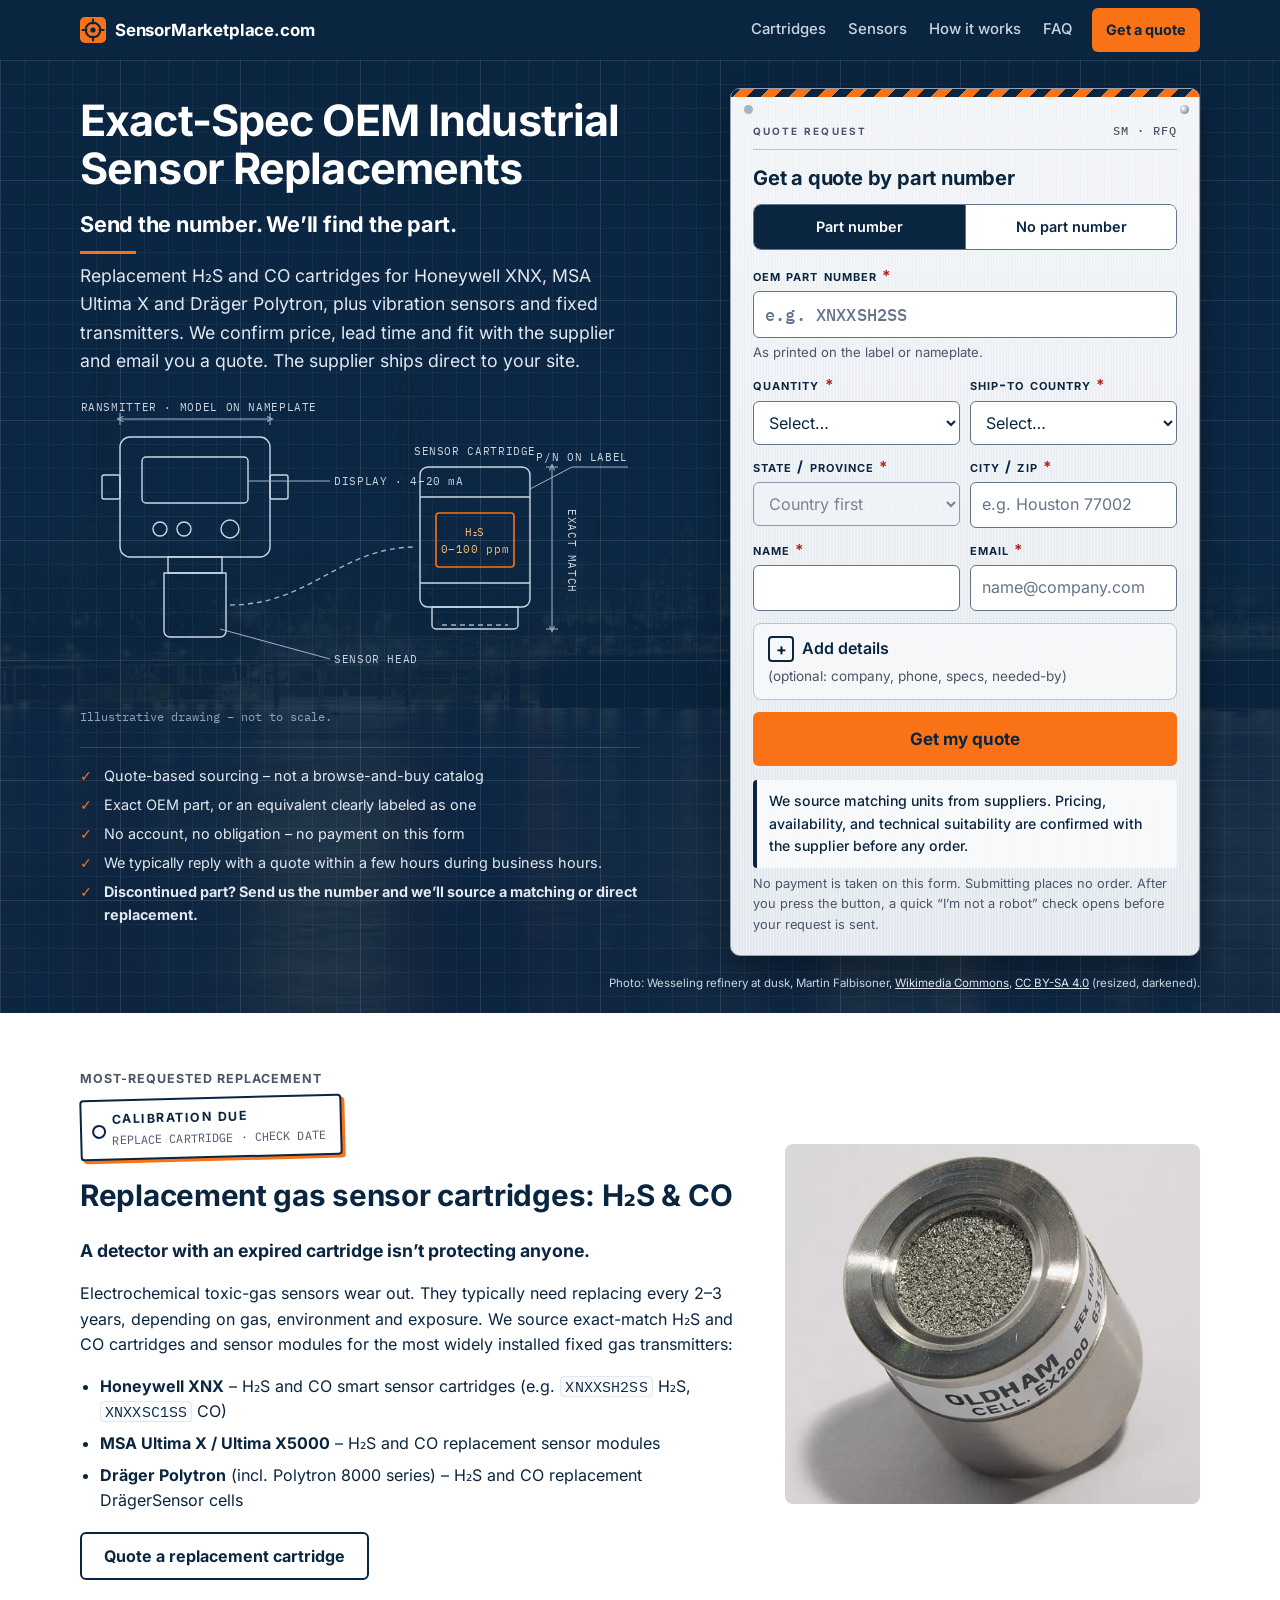
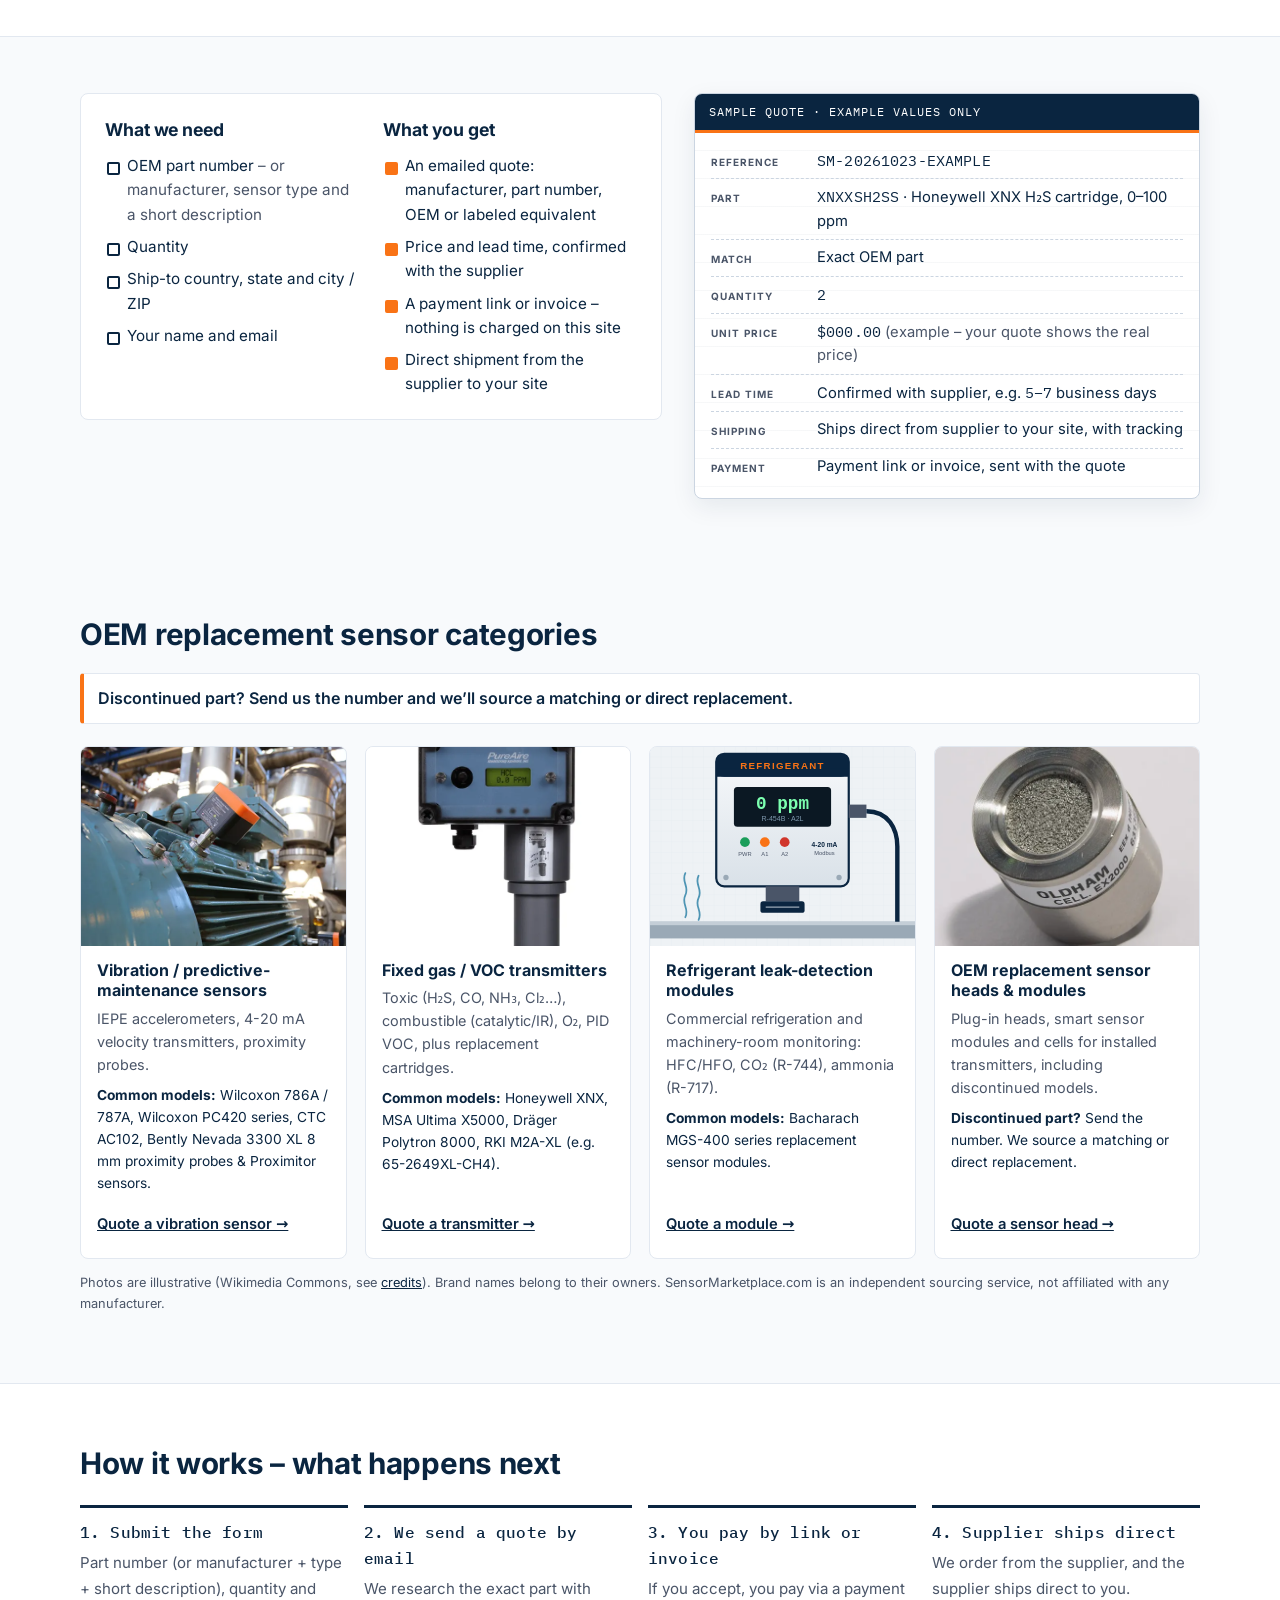
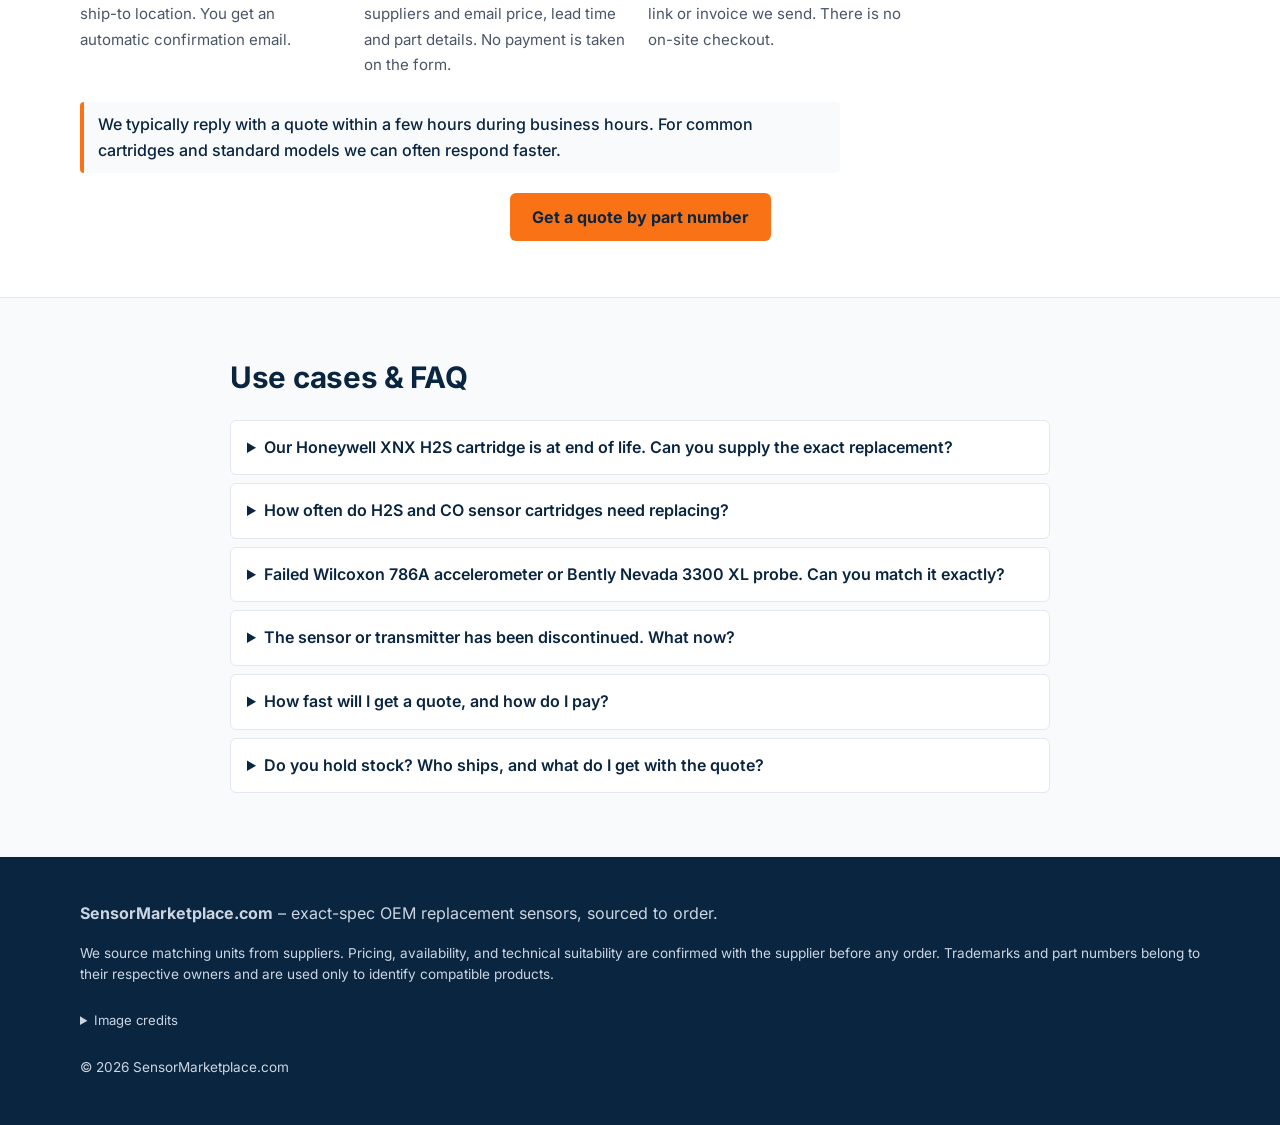
<file: index.html>
<!doctype html>
<html lang="en">
<head>
<meta charset="utf-8">
<meta name="viewport" content="width=device-width,initial-scale=1">
<title>Replacement Gas Sensor Cartridges &amp; OEM Industrial Sensors by Part Number | SensorMarketplace.com</title>
<meta name="description" content="Replacement H2S and CO gas sensor cartridges for Honeywell XNX, MSA Ultima X and Dräger Polytron, plus exact-spec OEM vibration sensors (Wilcoxon 786A, Bently Nevada 3300 XL), fixed gas transmitters and Bacharach MGS-400 modules. Send the part number for a supplier-confirmed quote, shipped direct.">
<meta name="keywords" content="replacement gas sensor cartridge, H2S sensor cartridge, CO sensor cartridge, Honeywell XNX sensor cartridge, XNXXSH2SS, MSA Ultima X sensor module, Dräger Polytron sensor, discontinued sensor replacement, Wilcoxon 786A, Bently Nevada 3300 XL, CTC AC102, Wilcoxon PC420, MSA Ultima X5000, Dräger Polytron 8000, RKI M2A-XL, Bacharach MGS-400 sensor module, OEM replacement sensor, sensor part number lookup, exact replacement sensor, vibration sensor replacement, 4-20 mA vibration transmitter, accelerometer replacement, fixed gas detector transmitter, H2S transmitter replacement, VOC PID transmitter, refrigerant leak detector module, replacement sensor head, gas sensor cartridge, Modbus gas transmitter, HART, ATEX, IECEx, Class I Div 1">
<link rel="canonical" href="https://exhalemarketing.github.io/sensormarketplace/">
<meta name="robots" content="index,follow">
<meta property="og:type" content="website">
<meta property="og:site_name" content="SensorMarketplace.com">
<meta property="og:title" content="Exact-Spec OEM Industrial Sensor Replacements | SensorMarketplace.com">
<meta property="og:description" content="Replacement H2S/CO cartridges for Honeywell XNX, MSA Ultima X, Dräger Polytron and exact-spec OEM industrial sensors. Send the part number, get a supplier-confirmed quote.">
<meta property="og:url" content="https://exhalemarketing.github.io/sensormarketplace/">
<meta property="og:image" content="https://exhalemarketing.github.io/sensormarketplace/img/og.jpg">
<meta name="twitter:card" content="summary_large_image">
<meta name="theme-color" content="#0A2540">
<link rel="icon" href="favicon.svg" type="image/svg+xml">
<link rel="preload" href="img/inter-var.woff2" as="font" type="font/woff2" crossorigin>
<link rel="stylesheet" href="style.css?v=202610231313">
<link rel="preload" as="image" href="img/hero-plant-dusk-800.webp" media="(max-width:800px)">
<link rel="preload" as="image" href="img/hero-plant-dusk-1600.webp" media="(min-width:801px)">
<script type="application/ld+json">{"@context": "https://schema.org", "@graph": [{"@type": "Organization", "@id": "https://exhalemarketing.github.io/sensormarketplace/#org", "name": "SensorMarketplace.com", "url": "https://exhalemarketing.github.io/sensormarketplace/", "logo": "https://exhalemarketing.github.io/sensormarketplace/favicon.svg", "description": "Replacement gas sensor cartridges and exact-spec OEM industrial sensors sourced to order from part numbers or specs for plants and facilities; supplier ships direct."}, {"@type": "WebSite", "name": "SensorMarketplace.com", "url": "https://exhalemarketing.github.io/sensormarketplace/"}, {"@type": "Service", "name": "OEM replacement sensor sourcing (part number lookup)", "serviceType": "Industrial sensor sourcing and drop-ship fulfillment", "provider": {"@id": "https://exhalemarketing.github.io/sensormarketplace/#org"}, "areaServed": "Worldwide", "url": "https://exhalemarketing.github.io/sensormarketplace/#quote", "description": "Send an OEM part number or exact specs; a matching unit is sourced from suppliers and shipped direct.", "hasOfferCatalog": {"@type": "OfferCatalog", "name": "Sensor categories", "itemListElement": [{"@type": "OfferCatalog", "name": "Replacement H2S and CO gas sensor cartridges (Honeywell XNX, MSA Ultima X, Dräger Polytron)"}, {"@type": "OfferCatalog", "name": "Vibration and predictive-maintenance sensors (Wilcoxon 786A, Wilcoxon PC420, CTC AC102, Bently Nevada 3300 XL)"}, {"@type": "OfferCatalog", "name": "Fixed gas and VOC transmitters (Honeywell XNX, MSA Ultima X5000, Dräger Polytron 8000, RKI M2A-XL)"}, {"@type": "OfferCatalog", "name": "Refrigerant leak-detection modules (Bacharach MGS-400 series)"}, {"@type": "OfferCatalog", "name": "OEM replacement sensor heads and modules, including discontinued parts"}]}}, {"@type": "FAQPage", "mainEntity": [{"@type": "Question", "name": "Our Honeywell XNX H2S cartridge is at end of life. Can you supply the exact replacement?", "acceptedAnswer": {"@type": "Answer", "text": "Yes. Send the cartridge part number from the label (for example XNXXSH2SS, the H2S cartridge for XNX) or the transmitter model, gas and range. We quote the exact Honeywell cartridge and confirm availability and lead time with the supplier first. The same applies to MSA Ultima X / X5000 sensor modules and Dräger Polytron sensors."}}, {"@type": "Question", "name": "How often do H2S and CO sensor cartridges need replacing?", "acceptedAnswer": {"@type": "Answer", "text": "Electrochemical H2S and CO sensors typically last about 2–3 years. Actual life depends on the gas, temperature, humidity and exposure, and on the manufacturer's stated life. A sensor that fails calibration or shows an end-of-life fault should be replaced with the part specified by the transmitter manufacturer."}}, {"@type": "Question", "name": "Failed Wilcoxon 786A accelerometer or Bently Nevada 3300 XL probe. Can you match it exactly?", "acceptedAnswer": {"@type": "Answer", "text": "Send the part number from the sensor or cable. Accelerometers are matched on sensitivity (e.g. 100 mV/g), frequency response, connector and mounting thread. Bently Nevada 3300 XL proximity systems are matched on probe, extension cable and Proximitor sensor so that total system length and calibration stay correct. Spec-equivalents (e.g. CTC AC102 for a general-purpose 100 mV/g accelerometer) are only offered when you ask, and they are labelled as equivalents."}}, {"@type": "Question", "name": "The sensor or transmitter has been discontinued. What now?", "acceptedAnswer": {"@type": "Answer", "text": "Discontinued part? Send us the number and we'll source a matching or direct replacement. We check for the manufacturer's successor part (for example a newer cartridge or sensor module), remaining stock, or a spec-equivalent, and state clearly which one is quoted."}}, {"@type": "Question", "name": "How fast will I get a quote, and how do I pay?", "acceptedAnswer": {"@type": "Answer", "text": "We typically reply with a quote within a few hours during business hours. For common cartridges and standard models we can often respond faster. The quote arrives by email. No payment is taken on the website: if you accept, you pay via a payment link or invoice we send, then we order from the supplier."}}, {"@type": "Question", "name": "Do you hold stock? Who ships, and what do I get with the quote?", "acceptedAnswer": {"@type": "Answer", "text": "No stock. Each request is sourced from authorized or specialist industrial suppliers. The quote states manufacturer, part number, whether it is OEM or a labeled equivalent, lead time and price. Pricing, availability and technical suitability are confirmed with the supplier before any order. After payment we order from the supplier, and the supplier ships direct to your delivery location."}}]}]}</script>
</head>
<body>
<a class="skip" href="#quote">Skip to quote form</a>
<header class="top">
  <div class="wrap bar">
    <a class="logo" href="#top" aria-label="SensorMarketplace.com home"><img src="favicon.svg" alt="" width="26" height="26"><span>SensorMarketplace.com</span></a>
    <nav aria-label="Main"><a href="#cartridges">Cartridges</a><a href="#categories">Sensors</a><a href="#process">How it works</a><a href="#faq">FAQ</a><a class="btn sm js-quote" href="#quote">Get a quote</a></nav>
  </div>
</header>

<main id="top">
<section class="hero">
  <div class="wrap hero-grid">
    <div class="hero-copy">
      <h1>Exact-Spec OEM Industrial Sensor Replacements</h1>
      <p class="voice">Send the number. We’ll find the part.</p>
      <p class="lead">Replacement H₂S and CO cartridges for Honeywell XNX, MSA Ultima X and Dräger Polytron, plus vibration sensors and fixed transmitters.<span class="lead-more"> We confirm price, lead time and fit with the supplier and email you a quote. The supplier ships direct to your site.</span></p>
      <figure class="bp-fig" aria-hidden="true">
      <svg class="bp" viewBox="0 0 560 300" width="560" height="300" role="presentation" focusable="false">
        <defs>
          <marker id="ar" viewBox="0 0 8 8" refX="4" refY="4" markerWidth="7" markerHeight="7" orient="auto-start-reverse"><path d="M0 1 L7 4 L0 7" fill="none" stroke="currentColor" stroke-width="1.2"/></marker>
        </defs>
        <g class="ln">
          <!-- fixed gas transmitter -->
          <rect x="40" y="40" width="150" height="120" rx="10"/>
          <rect x="62" y="60" width="106" height="46" rx="4"/>
          <circle cx="80" cy="132" r="7"/><circle cx="104" cy="132" r="7"/><circle cx="150" cy="132" r="9"/>
          <rect x="22" y="78" width="18" height="24" rx="2"/><rect x="190" y="78" width="18" height="24" rx="2"/>
          <rect x="88" y="160" width="54" height="16"/>
          <path d="M84 176 h62 v58 a6 6 0 0 1 -6 6 h-50 a6 6 0 0 1 -6 -6 z"/>
          <path d="M90 240 h50" class="dash"/>
          <!-- sensor cartridge, exploded -->
          <rect x="340" y="70" width="110" height="140" rx="8"/>
          <path d="M340 100 h110 M340 186 h110"/>
          <rect x="356" y="116" width="78" height="54" rx="3" class="acc"/>
          <path d="M352 210 h86 v18 a4 4 0 0 1 -4 4 h-78 a4 4 0 0 1 -4 -4 z"/>
          <path d="M362 228 h66" class="dash"/>
          <path d="M150 208 C 230 208, 260 150, 336 150" class="dash"/>
        </g>
        <g class="dim">
          <path d="M40 22 H190" marker-start="url(#ar)" marker-end="url(#ar)"/><path d="M40 16 v12 M190 16 v12"/>
          <path d="M472 70 V232" marker-start="url(#ar)" marker-end="url(#ar)"/><path d="M466 70 h12 M466 232 h12"/>
          <path d="M168 84 L250 84"/><path d="M140 232 L250 262"/><path d="M450 92 L492 70 H548"/>
        </g>
        <g class="tx">
          <text x="115" y="14" text-anchor="middle">TRANSMITTER · MODEL ON NAMEPLATE</text>
          <text x="254" y="88">DISPLAY · 4–20 mA</text>
          <text x="254" y="266">SENSOR HEAD</text>
          <text x="548" y="64" text-anchor="end">P/N ON LABEL</text>
          <text x="395" y="58" text-anchor="middle">SENSOR CARTRIDGE</text>
          <text x="395" y="139" text-anchor="middle" class="acc-t">H₂S</text>
            <text x="395" y="156" text-anchor="middle" class="acc-t">0–100 ppm</text>
          <text x="488" y="112" class="v" transform="rotate(90 488 112)">EXACT MATCH</text>
        </g>
      </svg>
      <figcaption>Illustrative drawing – not to scale.</figcaption>
      </figure>
      <ul class="trust" aria-label="How quoting works">
        <li>Quote-based sourcing – not a browse-and-buy catalog</li>
        <li>Exact OEM part, or an equivalent clearly labeled as one</li>
        <li>No account, no obligation – no payment on this form</li>
        <li>We typically reply with a quote within a few hours during business hours.</li>
        <li><b>Discontinued part? Send us the number and we’ll source a matching or direct replacement.</b></li>
      </ul>
    </div>

    <div class="qcard plate" id="quote" tabindex="-1">
      <div class="plate-head" aria-hidden="true"><span>Quote request</span><span class="mono">SM · RFQ</span></div>
      <form id="quoteForm" class="qf" action="#quote" data-endpoint="https://formsubmit.co/3a2795173671258cb2cb5c7063ffe1da" method="POST" novalidate aria-labelledby="qf-title">
        <h2 id="qf-title" class="qf-title">Get a quote by part number</h2>
        <input type="hidden" name="_subject" id="subj" value="New quote request – SensorMarketplace.com">
        <input type="hidden" name="_template" value="table">
        <input type="hidden" name="_autoresponse" value="Thank you. We received your request and will send a quote shortly.">
        <input type="hidden" name="_next" id="next" value="https://exhalemarketing.github.io/sensormarketplace/thanks.html">
        <input type="hidden" name="Request ID" id="reqId" value="">
        <input type="hidden" name="Submitted at (UTC)" id="reqTs" value="">
        <input type="hidden" name="Request mode" id="mode" value="Part number">
        <input type="hidden" name="Certifications" id="certs" value="">
        <input type="hidden" name="Site" value="SensorMarketplace.com – https://exhalemarketing.github.io/sensormarketplace/">
        <input type="text" name="_honey" class="hp" tabindex="-1" autocomplete="off" aria-hidden="true">

        <noscript><p class="errsum">This form needs JavaScript. Please enable it to request a quote.</p></noscript>
        <div id="formErr" class="errsum" role="alert" tabindex="-1" hidden></div>

        <div class="seg" role="group" aria-label="How will you identify the sensor?">
          <button type="button" class="seg-btn" id="modePn" aria-pressed="true">Part number</button>
          <button type="button" class="seg-btn" id="modeDesc" aria-pressed="false">No part number</button>
        </div>

        <div id="pnBox" class="field">
          <label for="pn">OEM part number <span class="req" aria-hidden="true">*</span></label>
          <input id="pn" name="OEM part number" maxlength="80" placeholder="e.g. XNXXSH2SS" autocomplete="off" autocapitalize="characters" spellcheck="false" aria-describedby="pn-hint pn-err">
          <p class="hint" id="pn-hint">As printed on the label or nameplate.</p><p class="ferr" id="pn-err" hidden></p>
        </div>

        <div id="descBox" hidden>
          <div class="row two">
            <div class="field"><label for="mfr">Manufacturer <span class="req" aria-hidden="true">*</span></label>
              <select id="mfr" name="Manufacturer" aria-describedby="mfr-err"><option value="">Select…</option><option>Honeywell (XNX, Sensepoint, BW, Series 3000)</option><option>MSA (Ultima, General Monitors)</option><option>Dräger (Polytron)</option><option>RKI Instruments</option><option>Industrial Scientific</option><option>Det-Tronics</option><option>Bacharach</option><option>Danfoss</option><option>Macurco</option><option>Wilcoxon (Amphenol)</option><option>Bently Nevada (Baker Hughes)</option><option>CTC (Connection Technology Center)</option><option>SKF</option><option>Emerson</option><option>Other</option></select><p class="ferr" id="mfr-err" hidden></p></div>
            <div class="field"><label for="stype">Sensor type <span class="req" aria-hidden="true">*</span></label>
              <select id="stype" name="Sensor type" aria-describedby="stype-err"><option value="">Select…</option><option>Replacement gas sensor cartridge</option><option>Vibration sensor / transmitter</option><option>Fixed gas transmitter</option><option>Fixed VOC / PID transmitter</option><option>Refrigerant leak-detection module</option><option>OEM replacement sensor head / module</option><option>Other</option></select><p class="ferr" id="stype-err" hidden></p></div>
          </div>
          <div class="field" id="mfrOtherWrap" hidden><label for="mfrOther">Manufacturer name <span class="req" aria-hidden="true">*</span></label>
            <input id="mfrOther" name="Manufacturer (other)" maxlength="80" autocomplete="off" aria-describedby="mfrOther-err"><p class="ferr" id="mfrOther-err" hidden></p></div>
          <div class="field"><label for="desc">Short description <span class="req" aria-hidden="true">*</span></label>
            <input id="desc" name="Short description" maxlength="140" placeholder="e.g. H2S cartridge for XNX, 0–100 ppm" aria-describedby="desc-err"><p class="ferr" id="desc-err" hidden></p></div>
        </div>

        <div class="row two keep2">
          <div class="field"><label for="qty">Quantity <span class="req" aria-hidden="true">*</span></label>
            <select id="qty" name="Quantity" aria-describedby="qty-err"><option value="">Select…</option><option>1</option><option>2</option><option>3</option><option>4</option><option>5</option><option>6–10</option><option>11–25</option><option>More than 25</option></select><p class="ferr" id="qty-err" hidden></p></div>
          <div class="field"><label for="country">Ship-to country <span class="req" aria-hidden="true">*</span></label>
            <select id="country" name="Ship-to country" autocomplete="country-name" aria-describedby="country-err"><option value="">Select…</option><option>United States</option><option>Canada</option><option>Mexico</option><option>Other</option></select><p class="ferr" id="country-err" hidden></p></div>
        </div>
        <div class="field" id="countryOtherWrap" hidden><label for="countryOther">Country name <span class="req" aria-hidden="true">*</span></label>
          <input id="countryOther" name="Ship-to country (other)" maxlength="60" autocomplete="country-name" aria-describedby="countryOther-err"><p class="ferr" id="countryOther-err" hidden></p></div>
        <div class="row two keep2">
          <div class="field"><label for="state">State / province <span class="req" aria-hidden="true">*</span></label>
            <select id="state" name="Ship-to state/province" autocomplete="address-level1" aria-describedby="state-err" disabled><option value="">Country first</option><optgroup label="United States" data-country="United States"><option>Alabama</option><option>Alaska</option><option>Arizona</option><option>Arkansas</option><option>California</option><option>Colorado</option><option>Connecticut</option><option>Delaware</option><option>District of Columbia</option><option>Florida</option><option>Georgia</option><option>Hawaii</option><option>Idaho</option><option>Illinois</option><option>Indiana</option><option>Iowa</option><option>Kansas</option><option>Kentucky</option><option>Louisiana</option><option>Maine</option><option>Maryland</option><option>Massachusetts</option><option>Michigan</option><option>Minnesota</option><option>Mississippi</option><option>Missouri</option><option>Montana</option><option>Nebraska</option><option>Nevada</option><option>New Hampshire</option><option>New Jersey</option><option>New Mexico</option><option>New York</option><option>North Carolina</option><option>North Dakota</option><option>Ohio</option><option>Oklahoma</option><option>Oregon</option><option>Pennsylvania</option><option>Rhode Island</option><option>South Carolina</option><option>South Dakota</option><option>Tennessee</option><option>Texas</option><option>Utah</option><option>Vermont</option><option>Virginia</option><option>Washington</option><option>West Virginia</option><option>Wisconsin</option><option>Wyoming</option><option>Puerto Rico</option></optgroup><optgroup label="Canada" data-country="Canada"><option>Alberta</option><option>British Columbia</option><option>Manitoba</option><option>New Brunswick</option><option>Newfoundland and Labrador</option><option>Northwest Territories</option><option>Nova Scotia</option><option>Nunavut</option><option>Ontario</option><option>Prince Edward Island</option><option>Quebec</option><option>Saskatchewan</option><option>Yukon</option></optgroup><optgroup label="Mexico" data-country="Mexico"><option>Aguascalientes</option><option>Baja California</option><option>Baja California Sur</option><option>Campeche</option><option>Chiapas</option><option>Chihuahua</option><option>Ciudad de México</option><option>Coahuila</option><option>Colima</option><option>Durango</option><option>Estado de México</option><option>Guanajuato</option><option>Guerrero</option><option>Hidalgo</option><option>Jalisco</option><option>Michoacán</option><option>Morelos</option><option>Nayarit</option><option>Nuevo León</option><option>Oaxaca</option><option>Puebla</option><option>Querétaro</option><option>Quintana Roo</option><option>San Luis Potosí</option><option>Sinaloa</option><option>Sonora</option><option>Tabasco</option><option>Tamaulipas</option><option>Tlaxcala</option><option>Veracruz</option><option>Yucatán</option><option>Zacatecas</option></optgroup><option value="N/A (outside US/CA/MX)" data-other="1" hidden>Not applicable</option></select><p class="ferr" id="state-err" hidden></p></div>
          <div class="field"><label for="city">City / ZIP <span class="req" aria-hidden="true">*</span></label>
            <input id="city" name="Ship-to city / ZIP" maxlength="80" autocomplete="postal-code" placeholder="e.g. Houston 77002" aria-describedby="city-err"><p class="ferr" id="city-err" hidden></p></div>
        </div>
        <div class="row two keep2">
          <div class="field"><label for="cname">Name <span class="req" aria-hidden="true">*</span></label><input id="cname" name="Contact name" maxlength="80" autocomplete="name" aria-describedby="cname-err"><p class="ferr" id="cname-err" hidden></p></div>
          <div class="field"><label for="email">Email <span class="req" aria-hidden="true">*</span></label>
            <input id="email" name="email" type="email" maxlength="120" autocomplete="email" inputmode="email" placeholder="name@company.com" aria-describedby="email-err"><p class="ferr" id="email-err" hidden></p></div>
        </div>

        <details id="more" class="more">
          <summary>Add details <span class="opt">(optional: company, phone, specs, needed-by)</span></summary>
          <div class="more-body">
            <div class="row two keep2">
              <div class="field"><label for="company">Company</label><input id="company" name="Company" maxlength="100" autocomplete="organization"></div>
              <div class="field"><label for="phone">Phone</label><input id="phone" name="Phone" type="tel" maxlength="40" autocomplete="tel" inputmode="tel"></div>
            </div>
            <div class="row two">
              <div class="field"><label for="range">Gas / range</label>
                <input id="range" name="Measurement range" maxlength="80" placeholder="e.g. H2S 0–100 ppm"></div>
              <div class="field"><label for="out">Output</label>
                <select id="out" name="Output type"><option value="">Same as existing unit</option><option>4-20 mA (2-wire loop)</option><option>4-20 mA + HART</option><option>Modbus RTU (RS-485)</option><option>Modbus TCP / Ethernet</option><option>0-10 V / 1-5 V</option><option>Relay / dry contact</option><option>IEPE / ICP (mV/g)</option><option>BACnet</option><option>Wireless</option></select></div>
            </div>
            <fieldset class="chips">
              <legend>Certifications required <span class="opt">(select any)</span></legend>
              <label class="chip"><input type="checkbox" value="Class I Div 1"><span>Class I Div 1</span></label><label class="chip"><input type="checkbox" value="Class I Div 2"><span>Class I Div 2</span></label><label class="chip"><input type="checkbox" value="ATEX"><span>ATEX</span></label><label class="chip"><input type="checkbox" value="IECEx"><span>IECEx</span></label><label class="chip"><input type="checkbox" value="SIL 2/3"><span>SIL 2/3</span></label><label class="chip"><input type="checkbox" value="FM"><span>FM</span></label><label class="chip"><input type="checkbox" value="UL 2075"><span>UL 2075</span></label>
            </fieldset>
            <div class="field"><label for="needby">Needed by</label>
              <select id="needby" name="Needed by"><option value="">No specific date</option><option>ASAP / line down</option><option>Within 1 week</option><option>Within 2–4 weeks</option><option>Within 1–3 months</option><option>Budgetary quote only</option></select></div>
            <div class="field"><label for="notes">Notes</label>
              <textarea id="notes" name="Notes" rows="3" maxlength="2000" placeholder="More part numbers, serial, cable length…"></textarea></div>
          </div>
        </details>

        <button class="btn big" type="submit" id="submitBtn">Get my quote</button>
        <p class="disclaimer" role="note">We source matching units from suppliers. Pricing, availability, and technical suitability are confirmed with the supplier before any order.</p>
        <p class="fine">No payment is taken on this form. Submitting places no order. After you press the button, a quick “I’m not a robot” check opens before your request is sent.</p>
      </form>

    </div>
  </div>
  <p class="wrap photo-credit">Photo: Wesseling refinery at dusk, Martin Falbisoner, <a href="https://commons.wikimedia.org/wiki/File:Wesseling_Refinery_at_Dusk,_March_2018.jpg" rel="nofollow">Wikimedia Commons</a>, <a href="https://creativecommons.org/licenses/by-sa/4.0/" rel="nofollow">CC BY-SA 4.0</a> (resized, darkened).</p>
</section>

<section id="cartridges" class="sec feature">
  <div class="wrap feat-grid">
    <div>
      <p class="eyebrow">Most-requested replacement</p>
      <div class="caltag" aria-hidden="true"><span class="caltag-h">Calibration due</span><span class="mono">REPLACE CARTRIDGE · CHECK DATE</span></div>
      <h2>Replacement gas sensor cartridges: H₂S &amp; CO</h2>
      <p class="voice-dark">A detector with an expired cartridge isn’t protecting anyone.</p>
      <p>Electrochemical toxic-gas sensors wear out. They typically need replacing every 2–3 years, depending on gas, environment and exposure. We source exact-match H₂S and CO cartridges and sensor modules for the most widely installed fixed gas transmitters:</p>
      <ul class="models">
        <li><b>Honeywell XNX</b> – H₂S and CO smart sensor cartridges (e.g. <span class="pn">XNXXSH2SS</span> H₂S, <span class="pn">XNXXSC1SS</span> CO)</li>
        <li><b>MSA Ultima X / Ultima X5000</b> – H₂S and CO replacement sensor modules</li>
        <li><b>Dräger Polytron</b> (incl. Polytron 8000 series) – H₂S and CO replacement DrägerSensor cells</li>
      </ul>
      <a class="btn ghost js-quote" href="#quote" data-type="Replacement gas sensor cartridge">Quote a replacement cartridge</a>
    </div>
    <img src="img/oem-replacement-sensor-head.webp" width="540" height="720" loading="lazy" decoding="async" alt="Replacement electrochemical gas sensor cell">
  </div>
</section>

<section id="need" class="sec need">
  <div class="wrap need-grid">
    <div class="need-box">
      <div class="need-col">
        <h2 class="h3">What we need</h2>
        <ul class="ticks">
          <li>OEM part number <span class="muted">– or manufacturer, sensor type and a short description</span></li>
          <li>Quantity</li>
          <li>Ship-to country, state and city / ZIP</li>
          <li>Your name and email</li>
        </ul>
      </div>
      <div class="need-col">
        <h2 class="h3">What you get</h2>
        <ul class="ticks">
          <li>An emailed quote: manufacturer, part number, OEM or labeled equivalent</li>
          <li>Price and lead time, confirmed with the supplier</li>
          <li>A payment link or invoice – nothing is charged on this site</li>
          <li>Direct shipment from the supplier to your site</li>
        </ul>
      </div>
    </div>
    <figure class="sample" aria-labelledby="sample-cap">
      <div class="sample-flag">Sample quote · example values only</div>
      <figcaption id="sample-cap" class="visually-hidden">Sample quote layout with example values only, not an offer</figcaption>
      <dl class="sample-dl">
        <div><dt>Reference</dt><dd class="mono">SM-20261023-EXAMPLE</dd></div>
        <div><dt>Part</dt><dd><span class="mono">XNXXSH2SS</span> · Honeywell XNX H₂S cartridge, 0–100 ppm</dd></div>
        <div><dt>Match</dt><dd>Exact OEM part</dd></div>
        <div><dt>Quantity</dt><dd class="mono">2</dd></div>
        <div><dt>Unit price</dt><dd><span class="mono">$000.00</span> <span class="muted">(example – your quote shows the real price)</span></dd></div>
        <div><dt>Lead time</dt><dd>Confirmed with supplier, e.g. <span class="mono">5–7</span> business days</dd></div>
        <div><dt>Shipping</dt><dd>Ships direct from supplier to your site, with tracking</dd></div>
        <div><dt>Payment</dt><dd>Payment link or invoice, sent with the quote</dd></div>
      </dl>
    </figure>
  </div>
</section>

<section id="categories" class="sec">
  <div class="wrap">
    <h2>OEM replacement sensor categories</h2>
    <p class="disc-banner">Discontinued part? Send us the number and we’ll source a matching or direct replacement.</p>
    <div class="cards">
      <article class="card">
        <img src="img/vibration-sensor-motor.webp" width="600" height="600" loading="lazy" decoding="async" alt="Vibration sensor mounted on an industrial motor">
        <div class="cb"><h3>Vibration / predictive-maintenance sensors</h3><p>IEPE accelerometers, 4-20 mA velocity transmitters, proximity probes.</p><p class="ex"><b>Common models:</b> Wilcoxon 786A / 787A, Wilcoxon PC420 series, CTC AC102, Bently Nevada 3300 XL 8 mm proximity probes &amp; Proximitor sensors.</p><a class="cardlink js-quote" href="#quote" data-type="Vibration sensor / transmitter">Quote a vibration sensor →</a></div>
      </article>
      <article class="card">
        <img src="img/fixed-gas-transmitter.webp" width="653" height="720" loading="lazy" decoding="async" alt="Fixed gas monitor with digital display">
        <div class="cb"><h3>Fixed gas / VOC transmitters</h3><p>Toxic (H₂S, CO, NH₃, Cl₂…), combustible (catalytic/IR), O₂, PID VOC, plus replacement cartridges.</p><p class="ex"><b>Common models:</b> Honeywell XNX, MSA Ultima X5000, Dräger Polytron 8000, RKI M2A-XL (e.g. 65-2649XL-CH4).</p><a class="cardlink js-quote" href="#quote" data-type="Fixed gas transmitter">Quote a transmitter →</a></div>
      </article>
      <article class="card">
        <img src="img/refrigerant-leak-module.svg" width="600" height="600" loading="lazy" decoding="async" alt="Illustration of a refrigerant leak-detection module">
        <div class="cb"><h3>Refrigerant leak-detection modules</h3><p>Commercial refrigeration and machinery-room monitoring: HFC/HFO, CO₂ (R-744), ammonia (R-717).</p><p class="ex"><b>Common models:</b> Bacharach MGS-400 series replacement sensor modules.</p><a class="cardlink js-quote" href="#quote" data-type="Refrigerant leak-detection module">Quote a module →</a></div>
      </article>
      <article class="card">
        <img src="img/oem-replacement-sensor-head.webp" width="540" height="720" loading="lazy" decoding="async" alt="Replacement electrochemical gas sensor cell">
        <div class="cb"><h3>OEM replacement sensor heads &amp; modules</h3><p>Plug-in heads, smart sensor modules and cells for installed transmitters, including discontinued models.</p><p class="ex"><b>Discontinued part?</b> Send the number. We source a matching or direct replacement.</p><a class="cardlink js-quote" href="#quote" data-type="OEM replacement sensor head / module">Quote a sensor head →</a></div>
      </article>
    </div>
    <p class="credit">Photos are illustrative (Wikimedia Commons, see <a href="#credits">credits</a>). Brand names belong to their owners. SensorMarketplace.com is an independent sourcing service, not affiliated with any manufacturer.</p>
  </div>
</section>

<section id="process" class="sec alt">
  <div class="wrap">
    <h2>How it works – what happens next</h2>
    <ol class="steps">
      <li><b>1. Submit the form</b><span>Part number (or manufacturer + type + short description), quantity and ship-to location. You get an automatic confirmation email.</span></li>
      <li><b>2. We send a quote by email</b><span>We research the exact part with suppliers and email price, lead time and part details. No payment is taken on the form.</span></li>
      <li><b>3. You pay by link or invoice</b><span>If you accept, you pay via a payment link or invoice we send. There is no on-site checkout.</span></li>
      <li><b>4. Supplier ships direct</b><span>We order from the supplier, and the supplier ships direct to you.</span></li>
    </ol>
    <p class="resp">We typically reply with a quote within a few hours during business hours. For common cartridges and standard models we can often respond faster.</p>
    <p class="center"><a class="btn js-quote" href="#quote">Get a quote by part number</a></p>
  </div>
</section>

<section id="faq" class="sec">
  <div class="wrap narrow">
    <h2>Use cases &amp; FAQ</h2>
    <div class="faq">
      <details><summary>Our Honeywell XNX H2S cartridge is at end of life. Can you supply the exact replacement?</summary><p>Yes. Send the cartridge part number from the label (for example XNXXSH2SS, the H2S cartridge for XNX) or the transmitter model, gas and range. We quote the exact Honeywell cartridge and confirm availability and lead time with the supplier first. The same applies to MSA Ultima X / X5000 sensor modules and Dräger Polytron sensors.</p></details>
      <details><summary>How often do H2S and CO sensor cartridges need replacing?</summary><p>Electrochemical H2S and CO sensors typically last about 2–3 years. Actual life depends on the gas, temperature, humidity and exposure, and on the manufacturer&#x27;s stated life. A sensor that fails calibration or shows an end-of-life fault should be replaced with the part specified by the transmitter manufacturer.</p></details>
      <details><summary>Failed Wilcoxon 786A accelerometer or Bently Nevada 3300 XL probe. Can you match it exactly?</summary><p>Send the part number from the sensor or cable. Accelerometers are matched on sensitivity (e.g. 100 mV/g), frequency response, connector and mounting thread. Bently Nevada 3300 XL proximity systems are matched on probe, extension cable and Proximitor sensor so that total system length and calibration stay correct. Spec-equivalents (e.g. CTC AC102 for a general-purpose 100 mV/g accelerometer) are only offered when you ask, and they are labelled as equivalents.</p></details>
      <details><summary>The sensor or transmitter has been discontinued. What now?</summary><p>Discontinued part? Send us the number and we&#x27;ll source a matching or direct replacement. We check for the manufacturer&#x27;s successor part (for example a newer cartridge or sensor module), remaining stock, or a spec-equivalent, and state clearly which one is quoted.</p></details>
      <details><summary>How fast will I get a quote, and how do I pay?</summary><p>We typically reply with a quote within a few hours during business hours. For common cartridges and standard models we can often respond faster. The quote arrives by email. No payment is taken on the website: if you accept, you pay via a payment link or invoice we send, then we order from the supplier.</p></details>
      <details><summary>Do you hold stock? Who ships, and what do I get with the quote?</summary><p>No stock. Each request is sourced from authorized or specialist industrial suppliers. The quote states manufacturer, part number, whether it is OEM or a labeled equivalent, lead time and price. Pricing, availability and technical suitability are confirmed with the supplier before any order. After payment we order from the supplier, and the supplier ships direct to your delivery location.</p></details>
    </div>
  </div>
</section>
</main>

<footer class="foot">
  <div class="wrap">
    <p><b>SensorMarketplace.com</b> – exact-spec OEM replacement sensors, sourced to order. </p>
    <p class="small">We source matching units from suppliers. Pricing, availability, and technical suitability are confirmed with the supplier before any order. Trademarks and part numbers belong to their respective owners and are used only to identify compatible products.</p>
    <details id="credits" class="credits"><summary>Image credits</summary>
      <ul>
        <li>Vibration sensor on motor: “Wi-care sensor on reciprocating motor”, Cedric Leturcq, <a href="https://commons.wikimedia.org/wiki/File:Wi-care_sensor_on_reciprocating_motor.png" rel="nofollow">Wikimedia Commons</a>, <a href="https://creativecommons.org/licenses/by-sa/4.0/" rel="nofollow">CC BY-SA 4.0</a> (resized).</li>
        <li>Fixed gas monitor: “Gas Detector- Fixed Gas Monitor”, Snwboarder45, <a href="https://commons.wikimedia.org/wiki/File:Gas_Detector-_Fixed_Gas_Monitor.jpg" rel="nofollow">Wikimedia Commons</a>, <a href="https://creativecommons.org/licenses/by-sa/4.0/" rel="nofollow">CC BY-SA 4.0</a> (resized).</li>
        <li>Gas sensor cell: “Gas-Sensor”, Drahkrub, <a href="https://commons.wikimedia.org/wiki/File:Gas-Sensor.jpg" rel="nofollow">Wikimedia Commons</a>, <a href="https://creativecommons.org/licenses/by-sa/3.0/" rel="nofollow">CC BY-SA 3.0</a> (resized).</li>
        <li>Hero photo: “Wesseling Refinery at Dusk, March 2018”, Martin Falbisoner, <a href="https://commons.wikimedia.org/wiki/File:Wesseling_Refinery_at_Dusk,_March_2018.jpg" rel="nofollow">Wikimedia Commons</a>, <a href="https://creativecommons.org/licenses/by-sa/4.0/" rel="nofollow">CC BY-SA 4.0</a> (resized, darkened with overlay).</li>
        <li>Refrigerant module illustration, blueprint drawing and logo: original artwork.</li>
      </ul>
    </details>
    <p class="small">© <span id="yr">2026</span> SensorMarketplace.com</p>
  </div>
</footer>
<a class="sticky-cta js-quote" href="#quote" id="stickyCta" hidden>Get a quote by part number</a>
<script src="main.js?v=202610231313" defer></script>
</body>
</html>
</file>
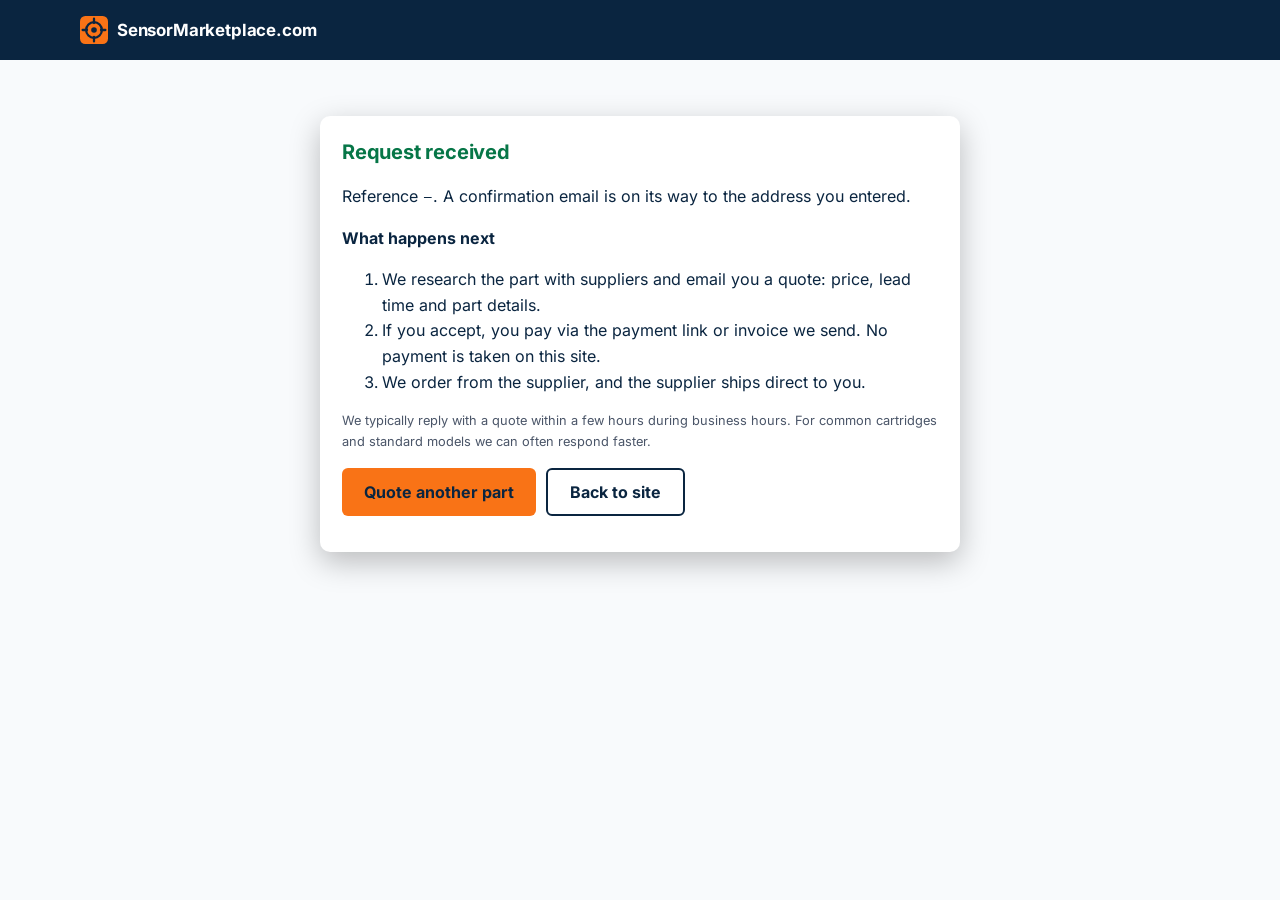
<file: thanks.html>
<!doctype html><html lang="en"><head><meta charset="utf-8"><meta name="viewport" content="width=device-width,initial-scale=1">
<title>Request received | SensorMarketplace.com</title><meta name="robots" content="noindex"><link rel="icon" href="favicon.svg"><link rel="stylesheet" href="https://fonts.googleapis.com/css2?family=Inter:wght@400;600;700&display=swap"><link rel="stylesheet" href="style.css?v=202610231313"></head>
<body><header class="top"><div class="wrap bar"><a class="logo" href="./"><img src="favicon.svg" alt="" width="28" height="28"><span>SensorMarketplace.com</span></a></div></header>
<main class="sec"><div class="wrap"><div class="qcard thanks-page" id="thanks" tabindex="-1">        <h2 class="qf-title">Request received</h2>
        <p>Reference <b id="thanksId">–</b>. A confirmation email is on its way to the address you entered.</p>
        <h3 class="h4">What happens next</h3>
        <ol class="next">
          <li>We research the part with suppliers and email you a quote: price, lead time and part details.</li>
          <li>If you accept, you pay via the payment link or invoice we send. No payment is taken on this site.</li>
          <li>We order from the supplier, and the supplier ships direct to you.</li>
        </ol>
        <p class="fine">We typically reply with a quote within a few hours during business hours. For common cartridges and standard models we can often respond faster.</p><p class="btnrow"><a class="btn" href="./#quote">Quote another part</a> <a class="btn ghost" href="./">Back to site</a></p></div><script>(function(){var r=new URLSearchParams(location.search).get("ref");if(r&&/^SM-[0-9A-Z-]{6,40}$/.test(r))document.getElementById("thanksId").textContent=r;document.getElementById("thanks").focus();})();</script></div></main></body></html>
</file>
<file: style.css>
@font-face{font-family:Inter;font-style:normal;font-weight:400 700;font-display:swap;src:url(img/inter-var.woff2) format("woff2")}
@font-face{font-family:"IBM Plex Mono";font-style:normal;font-weight:400;font-display:swap;src:url(img/plexmono-400.woff2) format("woff2")}
@font-face{font-family:"IBM Plex Mono";font-style:normal;font-weight:500 700;font-display:swap;src:url(img/plexmono-500.woff2) format("woff2")}
:root{--navy:#0A2540;--gray:#4A5568;--orange:#F97316;--bg:#F8FAFC;--line:#E2E8F0;--field:#64748B;--ink:#0A2540;--err:#B42318;--ok:#067647}
*{box-sizing:border-box}html{scroll-behavior:smooth;scroll-padding-top:72px}
@media (prefers-reduced-motion:reduce){html{scroll-behavior:auto}}
body{margin:0;font:16px/1.6 Inter,system-ui,-apple-system,"Segoe UI",Roboto,Arial,sans-serif;color:var(--ink);background:var(--bg);-webkit-font-smoothing:antialiased}
img{max-width:100%;height:auto;display:block}a{color:var(--navy)}
.wrap{max-width:1160px;margin:0 auto;padding:0 20px}.narrow{max-width:860px}
.skip{position:absolute;left:-999px}.skip:focus{left:10px;top:10px;background:#fff;padding:8px;z-index:20}
/* Focus: navy ring on light surfaces, orange ring on navy surfaces (both >=3:1) */
:focus-visible{outline:3px solid var(--navy);outline-offset:2px}
.top :focus-visible,.hero-copy :focus-visible,.foot :focus-visible,.sticky-cta:focus-visible{outline-color:var(--orange)}
.top{position:sticky;top:0;z-index:10;background:var(--navy);color:#fff}
.bar{display:flex;align-items:center;justify-content:space-between;gap:12px;min-height:60px}
.logo{display:flex;align-items:center;gap:9px;color:#fff;text-decoration:none;font-weight:700;font-size:1.05rem;letter-spacing:-.01em;min-height:44px}
nav{display:flex;align-items:center;gap:6px}nav a{color:#CBD5E1;text-decoration:none;font-size:.93rem;font-weight:500;padding:11px 8px}nav a:hover{color:#fff}
/* CTA: navy text on #F97316 = 5.54:1 (AA). White on orange (2.8:1) is never used. */
.btn{display:inline-flex;align-items:center;justify-content:center;min-height:48px;background:var(--orange);color:var(--navy)!important;text-decoration:none;border:0;border-radius:6px;padding:12px 22px;cursor:pointer;font:inherit;font-weight:700;line-height:1.25}
.btn:hover{background:#FB8A3C}.btn:disabled{opacity:.7;cursor:progress}
nav .btn.sm{min-height:44px;padding:8px 14px;font-size:.9rem;color:var(--navy)!important;margin-left:6px}
.btn.big{width:100%;min-height:54px;font-size:1.06rem}
.btn.ghost{background:transparent;border:2px solid var(--navy);color:var(--navy)!important}.btn.ghost:hover{background:var(--navy);color:#fff!important}
/* HERO */
.hero{background:var(--navy);color:#fff;padding:40px 0 48px}
.hero-grid{display:grid;grid-template-columns:1fr 470px;gap:48px;align-items:start}
h1{font-size:clamp(1.8rem,3.6vw,2.7rem);line-height:1.12;letter-spacing:-.02em;margin:8px 0 14px;font-weight:700}
.lead{font-size:1.1rem;color:#E2E8F0;max-width:560px;margin:0 0 22px}
.facts{list-style:none;padding:0;margin:0 0 22px;display:grid;gap:8px;color:#CBD5E1;font-size:.95rem;max-width:560px}
.facts li{padding-left:16px;position:relative}.facts li:before{content:"";position:absolute;left:0;top:.6em;width:7px;height:7px;background:var(--orange);border-radius:2px}
.facts b{color:#fff;font-weight:600;margin-right:4px}
.trust{list-style:none;padding:16px 0 0;margin:0;border-top:1px solid rgba(255,255,255,.15);display:grid;gap:6px;color:#E2E8F0;font-size:.9rem;max-width:560px}
.trust li{padding-left:24px;position:relative}.trust li:before{content:"✓";position:absolute;left:0;color:var(--orange);font-weight:700}
/* QUOTE CARD */
.qcard{background:#fff;color:var(--ink);border-radius:10px;padding:24px;box-shadow:0 10px 30px rgba(0,0,0,.25);scroll-margin-top:76px}
.qcard:focus{outline:none}
.qf-title{font-size:1.25rem;margin:0 0 16px;letter-spacing:-.01em}
.field{margin-bottom:14px}
label,.chips legend{display:block;font-weight:600;font-size:.92rem;margin-bottom:5px}
input,select,textarea{width:100%;min-height:46px;padding:10px 12px;border:1px solid var(--field);border-radius:6px;font:inherit;font-weight:400;background:#fff;color:var(--ink)}
input::placeholder,textarea::placeholder{color:#64748B;opacity:1}
#pn{font-family:ui-monospace,SFMono-Regular,Menlo,Consolas,monospace;font-size:1.05rem;letter-spacing:.02em}
input:focus,select:focus,textarea:focus{outline:2px solid var(--navy);outline-offset:0;border-color:var(--navy)}
[aria-invalid=true]{border-color:var(--err)!important;outline:2px solid var(--err)}
.row{display:grid;gap:12px}.row.two{grid-template-columns:1fr 1fr}.row.pnq{grid-template-columns:1fr 92px}
.hint{margin:4px 0 0;font-size:.82rem;color:var(--gray)}
.ferr{margin:5px 0 0;font-size:.85rem;color:var(--err);font-weight:600}
.ferr:before{content:"! ";font-weight:700}
.req{color:var(--err)}
.ctx{margin:-6px 0 12px;font-size:.85rem;color:var(--navy);background:var(--bg);border-left:3px solid var(--orange);padding:6px 10px}
.linkbtn{background:none;border:0;padding:10px 0;min-height:44px;font:inherit;font-size:.9rem;font-weight:600;color:var(--navy);text-decoration:underline;text-underline-offset:3px;cursor:pointer;text-align:left}
.more{border:1px solid var(--line);border-radius:8px;margin:4px 0 16px;background:var(--bg)}
.more summary{cursor:pointer;font-weight:600;padding:12px 14px;min-height:48px;display:flex;flex-wrap:wrap;gap:4px 8px;align-items:center;list-style:none}
.more summary::-webkit-details-marker{display:none}
.more summary:before{content:"+";display:inline-grid;place-items:center;width:22px;height:22px;border:2px solid var(--navy);border-radius:4px;font-weight:700;line-height:1}
.more[open] summary:before{content:"–"}
.opt{font-weight:400;color:var(--gray);font-size:.85rem}
.more-body{padding:4px 14px 6px}
.chips{border:0;padding:0;margin:0 0 14px;display:flex;flex-wrap:wrap;gap:8px}.chips legend{margin-bottom:8px;width:100%}
.chip{position:relative;margin:0;font-weight:500}
.chip input{position:absolute;opacity:0;width:1px;height:1px;min-height:0}
.chip span{display:inline-flex;align-items:center;min-height:44px;padding:8px 14px;border:1px solid var(--field);border-radius:999px;background:#fff;font-size:.9rem;cursor:pointer;user-select:none}
.chip input:checked+span{background:var(--navy);color:#fff;border-color:var(--navy)}
.chip input:checked+span:before{content:"✓ "}
.chip input:focus-visible+span{outline:3px solid var(--navy);outline-offset:2px}
.disclaimer{margin:14px 0 6px;font-size:.88rem;color:var(--navy);background:var(--bg);border-left:4px solid var(--navy);padding:10px 12px;border-radius:4px;font-weight:500}
.fine{font-size:.8rem;color:var(--gray);margin:6px 0 0}
.hp{position:absolute;left:-5000px;width:1px;height:1px;opacity:0}
.errsum{background:#FEF3F2;border:1px solid #FECDCA;color:var(--err);padding:10px 14px;border-radius:6px;margin-bottom:14px;font-size:.9rem}
.errsum p{margin:0}.errsum ul{margin:6px 0 0;padding-left:18px}.errsum a{color:var(--err)}
.thanks .next{padding-left:20px;margin:6px 0 12px}.thanks .next li{margin-bottom:6px}
.thanks .qf-title{color:var(--ok)}.thanks:focus{outline:none}.h4{font-size:1rem;margin:14px 0 4px}
/* SECTIONS */
.sec{padding:56px 0}.sec.alt{background:#fff;border-top:1px solid var(--line);border-bottom:1px solid var(--line)}
h2{font-size:clamp(1.4rem,2.6vw,1.85rem);letter-spacing:-.01em;margin:0 0 18px;font-weight:700}
.feature{background:#fff;border-bottom:1px solid var(--line)}
.feat-grid{display:grid;grid-template-columns:1.6fr 1fr;gap:40px;align-items:center}.feat-grid img{border-radius:8px;max-height:360px;object-fit:cover;width:100%}
.eyebrow{text-transform:uppercase;letter-spacing:.08em;font-size:.78rem;font-weight:700;color:var(--gray);margin:0 0 6px}
.models{padding-left:20px;margin:0 0 18px}.models li{margin-bottom:6px}
.pn{font-family:ui-monospace,SFMono-Regular,Menlo,Consolas,monospace;font-size:.92em;background:var(--bg);border:1px solid var(--line);border-radius:4px;padding:0 4px}
.disc-banner{background:#fff;border:1px solid var(--line);border-left:4px solid var(--orange);padding:12px 14px;border-radius:4px;font-weight:600;margin:-4px 0 22px}
.cards{display:grid;grid-template-columns:repeat(4,1fr);gap:18px}
.card{background:#fff;border:1px solid var(--line);border-radius:8px;overflow:hidden;display:flex;flex-direction:column}
.card img{aspect-ratio:4/3;object-fit:cover;width:100%;background:#EEF2F6}
.cb{padding:14px 16px 12px;display:flex;flex-direction:column;flex:1}.cb h3{font-size:1rem;margin:0 0 6px;line-height:1.3}.cb p{margin:0 0 8px;color:var(--gray);font-size:.9rem}.cb .ex{color:var(--navy);font-size:.86rem}
.cardlink{margin-top:auto;font-weight:600;font-size:.92rem;padding:10px 0;min-height:44px;display:flex;align-items:center}
.credit{font-size:.8rem;color:var(--gray);margin-top:14px}
.steps{list-style:none;padding:0;margin:0 0 24px;display:grid;grid-template-columns:repeat(4,1fr);gap:16px}
.steps li{border-top:3px solid var(--navy);padding-top:12px}.steps b{display:block;margin-bottom:4px}.steps span{color:var(--gray);font-size:.94rem}
.center{text-align:center;margin:0}
.faq details{background:#fff;border:1px solid var(--line);border-radius:6px;margin-bottom:8px;padding:0 16px}
.faq summary{cursor:pointer;font-weight:600;padding:14px 0;min-height:48px}.faq details p{margin:0 0 14px;color:var(--gray)}
.small{font-size:.85rem;color:var(--gray)}
.foot{background:var(--navy);color:#CBD5E1;padding:28px 0 32px}.foot .small{color:#CBD5E1}.foot a{color:#fff}
.credits{font-size:.82rem;margin:8px 0}.credits summary{cursor:pointer;padding:10px 0;min-height:44px}
/* Sticky mobile CTA */
.sticky-cta{display:none}
@media (max-width:960px){.cards{grid-template-columns:1fr 1fr}.steps{grid-template-columns:1fr 1fr}.hero-grid{grid-template-columns:1fr;gap:24px}.qcard{max-width:600px}.feat-grid{grid-template-columns:1fr}.feat-grid img{max-height:240px}}
@media (max-width:640px){
  nav a:not(.btn){display:none}
  .hero{padding:22px 0 32px}h1{font-size:1.7rem;margin:0}.lead{font-size:1rem;margin:0 0 4px}
  .hero-grid{display:flex;flex-direction:column;gap:14px}.hero-copy{display:contents}
  h1{order:1}.lead{order:2}.qcard{order:3;margin:0 -8px;padding:18px 16px}.trust{order:4}.facts{order:5;margin:8px 0 0}
  .cards,.steps,.row.two{grid-template-columns:1fr}.sec{padding:40px 0}.logo span{font-size:.95rem}
  .sticky-cta{display:flex;position:fixed;left:12px;right:12px;bottom:12px;z-index:9;min-height:52px;align-items:center;justify-content:center;background:var(--orange);color:var(--navy);font-weight:700;text-decoration:none;border-radius:8px;box-shadow:0 6px 20px rgba(10,37,64,.35);transform:translateY(140%);transition:transform .2s}
  .sticky-cta.show{transform:none}
  .foot{padding-bottom:84px}
}
@media (max-width:640px) and (prefers-reduced-motion:reduce){.sticky-cta{transition:none}}
.linkbtn.inline{display:inline-block;padding:12px 4px;margin:-12px 0;min-height:44px;font-size:inherit;vertical-align:baseline}
select:disabled{background:#F1F5F9;color:var(--gray);cursor:not-allowed}
.row.two>.field{min-width:0}
/* compact card so the full required set + submit fits a 1280x800 laptop */
@media (min-width:961px){.hero{padding:28px 0 40px}.qcard{padding:20px 22px}.qcard .field{margin-bottom:10px}.qcard .qf-title{margin-bottom:10px}.qcard input,.qcard select{min-height:44px;padding:9px 11px}.qcard label{margin-bottom:3px}.qcard .row{gap:10px}.qcard .more{margin:2px 0 12px}}
@media (max-width:640px){.qcard .row.two.keep2{grid-template-columns:1fr 1fr;gap:10px}}
.seg{display:grid;grid-template-columns:1fr 1fr;gap:0;border:1px solid var(--field);border-radius:8px;overflow:hidden;margin:0 0 14px}
.seg-btn{min-height:44px;border:0;background:#fff;font:inherit;font-weight:600;font-size:.9rem;color:var(--navy);cursor:pointer;padding:8px 10px}
.seg-btn+.seg-btn{border-left:1px solid var(--field)}
.seg-btn[aria-pressed=true]{background:var(--navy);color:#fff}
.seg-btn:focus-visible{outline:3px solid var(--orange);outline-offset:-3px}
.resp{max-width:760px;margin:0 0 20px;color:var(--navy);font-weight:500;background:var(--bg);border-left:4px solid var(--orange);padding:10px 14px;border-radius:4px}
.thanks-page{max-width:640px;margin:0 auto}.thanks-page .qf-title{color:var(--ok)}.btnrow{display:flex;flex-wrap:wrap;gap:10px;margin-top:16px}
/* ================= INDUSTRIAL BLUEPRINT DESIGN LAYER ================= */
:root{--mono:"IBM Plex Mono",ui-monospace,SFMono-Regular,Menlo,Consolas,monospace;--steel1:#F1F4F7;--steel2:#E3E8EE;--rule:#9FB3C8}
.mono,.pn,#pn,#thanksId,.sample-dl .mono{font-family:var(--mono);letter-spacing:.01em}
.visually-hidden{position:absolute!important;width:1px;height:1px;overflow:hidden;clip:rect(0 0 0 0);white-space:nowrap}
.muted{color:var(--gray)}
/* Hero: navy + faint blueprint grid + dusk photo at the bottom, heavy overlay keeps text AA */
.hero{position:relative;overflow:hidden;padding-bottom:20px;
  background:
    linear-gradient(rgba(255,255,255,.045) 1px,transparent 1px) 0 0/24px 24px,
    linear-gradient(90deg,rgba(255,255,255,.045) 1px,transparent 1px) 0 0/24px 24px,
    linear-gradient(rgba(255,255,255,.07) 1px,transparent 1px) 0 0/120px 120px,
    linear-gradient(90deg,rgba(255,255,255,.07) 1px,transparent 1px) 0 0/120px 120px,
    linear-gradient(180deg,#0A2540 0%,rgba(10,37,64,.96) 55%,rgba(10,37,64,.80) 100%),
    url(img/hero-plant-dusk-1600.webp) center bottom/cover no-repeat,#0A2540}
@media (max-width:800px){.hero{background:
    linear-gradient(rgba(255,255,255,.045) 1px,transparent 1px) 0 0/24px 24px,
    linear-gradient(90deg,rgba(255,255,255,.045) 1px,transparent 1px) 0 0/24px 24px,
    linear-gradient(180deg,#0A2540 0%,rgba(10,37,64,.95) 60%,rgba(10,37,64,.82) 100%),
    url(img/hero-plant-dusk-800.webp) center bottom/cover no-repeat,#0A2540}}
.voice{font-size:1.35rem;font-weight:700;color:#fff;margin:0 0 8px;letter-spacing:-.01em}
.voice:after{content:"";display:block;width:56px;height:3px;background:var(--orange);margin-top:10px}
.photo-credit{position:relative;font-size:.72rem;color:#CBD5E1;margin-top:18px;text-align:right}.photo-credit a{color:#E2E8F0}
/* Blueprint drawing */
.bp-fig{margin:6px 0 20px;max-width:560px}.bp{width:100%;height:auto;color:var(--rule)}
.bp .ln path,.bp .ln rect,.bp .ln circle{fill:none;stroke:#C9D6E3;stroke-width:1.4;stroke-linejoin:round}
.bp .ln .dash{stroke-dasharray:5 4;stroke:#9FB3C8}
.bp .ln .acc{stroke:var(--orange);stroke-width:1.6}
.bp .dim path{fill:none;stroke:#9FB3C8;stroke-width:1}
.bp .tx text{font-family:var(--mono);font-size:10.5px;fill:#CBD5E1;letter-spacing:.06em}
.bp .tx .acc-t{fill:#FDBA74;font-size:11px}
.bp-fig figcaption{font-size:.72rem;color:#94A3B8;font-family:var(--mono);margin-top:4px}
/* Quote card = equipment nameplate */
.plate{position:relative;background:
   repeating-linear-gradient(90deg,rgba(255,255,255,.35) 0 1px,rgba(0,0,0,0) 1px 3px),
   linear-gradient(180deg,var(--steel1),var(--steel2));
  border:1px solid #94A3B8;border-radius:10px;padding-top:30px;box-shadow:0 1px 0 rgba(255,255,255,.7) inset,0 14px 34px rgba(0,0,0,.35)}
.plate:before{content:"";position:absolute;left:0;right:0;top:0;height:8px;border-radius:10px 10px 0 0;
  background:repeating-linear-gradient(-45deg,var(--orange) 0 10px,var(--navy) 10px 20px)}
.plate:after{content:"";position:absolute;inset:16px 10px auto auto;width:9px;height:9px;border-radius:50%;
  background:radial-gradient(circle at 35% 35%,#fff,#94A3B8 60%,#64748B);box-shadow:-436px 0 0 0 #A7B3C2}
@media (max-width:640px){.plate:after{display:none}}
.plate-head{display:flex;justify-content:space-between;align-items:center;font-variant:small-caps;text-transform:lowercase;letter-spacing:.14em;font-weight:700;font-size:.92rem;color:var(--gray);border-bottom:1px solid #B8C3D0;padding-bottom:6px;margin:0 0 12px;text-shadow:0 1px 0 rgba(255,255,255,.8)}
.plate-head .mono{font-variant:normal;text-transform:none;letter-spacing:.08em;font-size:.78rem}
.plate label,.plate .chips legend{font-variant:small-caps;text-transform:lowercase;letter-spacing:.07em;font-weight:700;font-size:.95rem;color:var(--navy);text-shadow:0 1px 0 rgba(255,255,255,.75)}
.plate label .req{font-variant:normal}
.plate .seg{background:#fff}.plate .more{background:rgba(255,255,255,.55);border-color:#B8C3D0}
.plate .disclaimer{background:rgba(255,255,255,.7)}
.plate #pn{font-family:var(--mono);font-size:1.08rem;font-weight:500}
/* What we need / what you get + sample quote */
.need{background:var(--bg)}
.need-grid{display:grid;grid-template-columns:1.15fr 1fr;gap:32px;align-items:start}
.need-box{display:grid;grid-template-columns:1fr 1fr;gap:24px;background:#fff;border:1px solid var(--line);border-radius:8px;padding:22px 24px}
.h3{font-size:1.1rem;margin:0 0 10px;letter-spacing:-.005em}
.ticks{list-style:none;margin:0;padding:0;display:grid;gap:8px;font-size:.95rem}
.ticks li{padding-left:22px;position:relative}.ticks li:before{content:"";position:absolute;left:2px;top:.55em;width:9px;height:9px;border:2px solid var(--navy);border-radius:2px}
.need-col+.need-col .ticks li:before{background:var(--orange);border-color:var(--orange)}
.sample{margin:0;background:#fff;border:1px solid #CBD5E1;border-radius:8px;box-shadow:0 8px 24px rgba(10,37,64,.08);overflow:hidden;
  background-image:linear-gradient(rgba(10,37,64,.035) 1px,transparent 1px);background-size:100% 28px}
.sample-flag{background:var(--navy);color:#fff;font-family:var(--mono);font-size:.78rem;letter-spacing:.08em;text-transform:uppercase;padding:8px 14px;border-bottom:3px solid var(--orange)}
.sample-dl{margin:0;padding:10px 16px 14px}.sample-dl div{display:grid;grid-template-columns:96px 1fr;gap:10px;padding:6px 0;border-bottom:1px dashed #CBD5E1}.sample-dl div:last-child{border:0}
.sample-dl dt{font-variant:small-caps;text-transform:lowercase;letter-spacing:.07em;font-weight:700;color:var(--gray);font-size:.9rem}
.sample-dl dd{margin:0;font-size:.92rem}
/* Calibration-due style tag */
.caltag{display:inline-flex;flex-direction:column;gap:2px;position:relative;margin:2px 0 14px;padding:8px 14px 8px 30px;background:#fff;border:2px solid var(--navy);border-radius:4px;transform:rotate(-1.5deg);box-shadow:3px 3px 0 var(--orange)}
.caltag:before{content:"";position:absolute;left:10px;top:50%;width:10px;height:10px;margin-top:-5px;border-radius:50%;border:2px solid var(--navy);background:var(--bg)}
.caltag-h{font-weight:800;text-transform:uppercase;letter-spacing:.12em;font-size:.78rem;color:var(--navy)}
.caltag .mono{font-size:.74rem;color:var(--gray)}
.voice-dark{font-weight:700;font-size:1.1rem;color:var(--navy);margin:0 0 10px}
.steps b{font-family:var(--mono);font-weight:500;letter-spacing:.01em}
@media (max-width:960px){.need-grid{grid-template-columns:1fr}}
@media (max-width:640px){.bp-fig{display:none}.voice{order:2;font-size:1.15rem}.voice:after{display:none}.lead{order:3}.qcard{order:4}.trust{order:5}.need-box{grid-template-columns:1fr;padding:18px}.photo-credit{text-align:left}}
@media (prefers-reduced-motion:reduce){.caltag{transform:none}}
@media (max-width:640px){.lead-more{display:none}}
</file>
